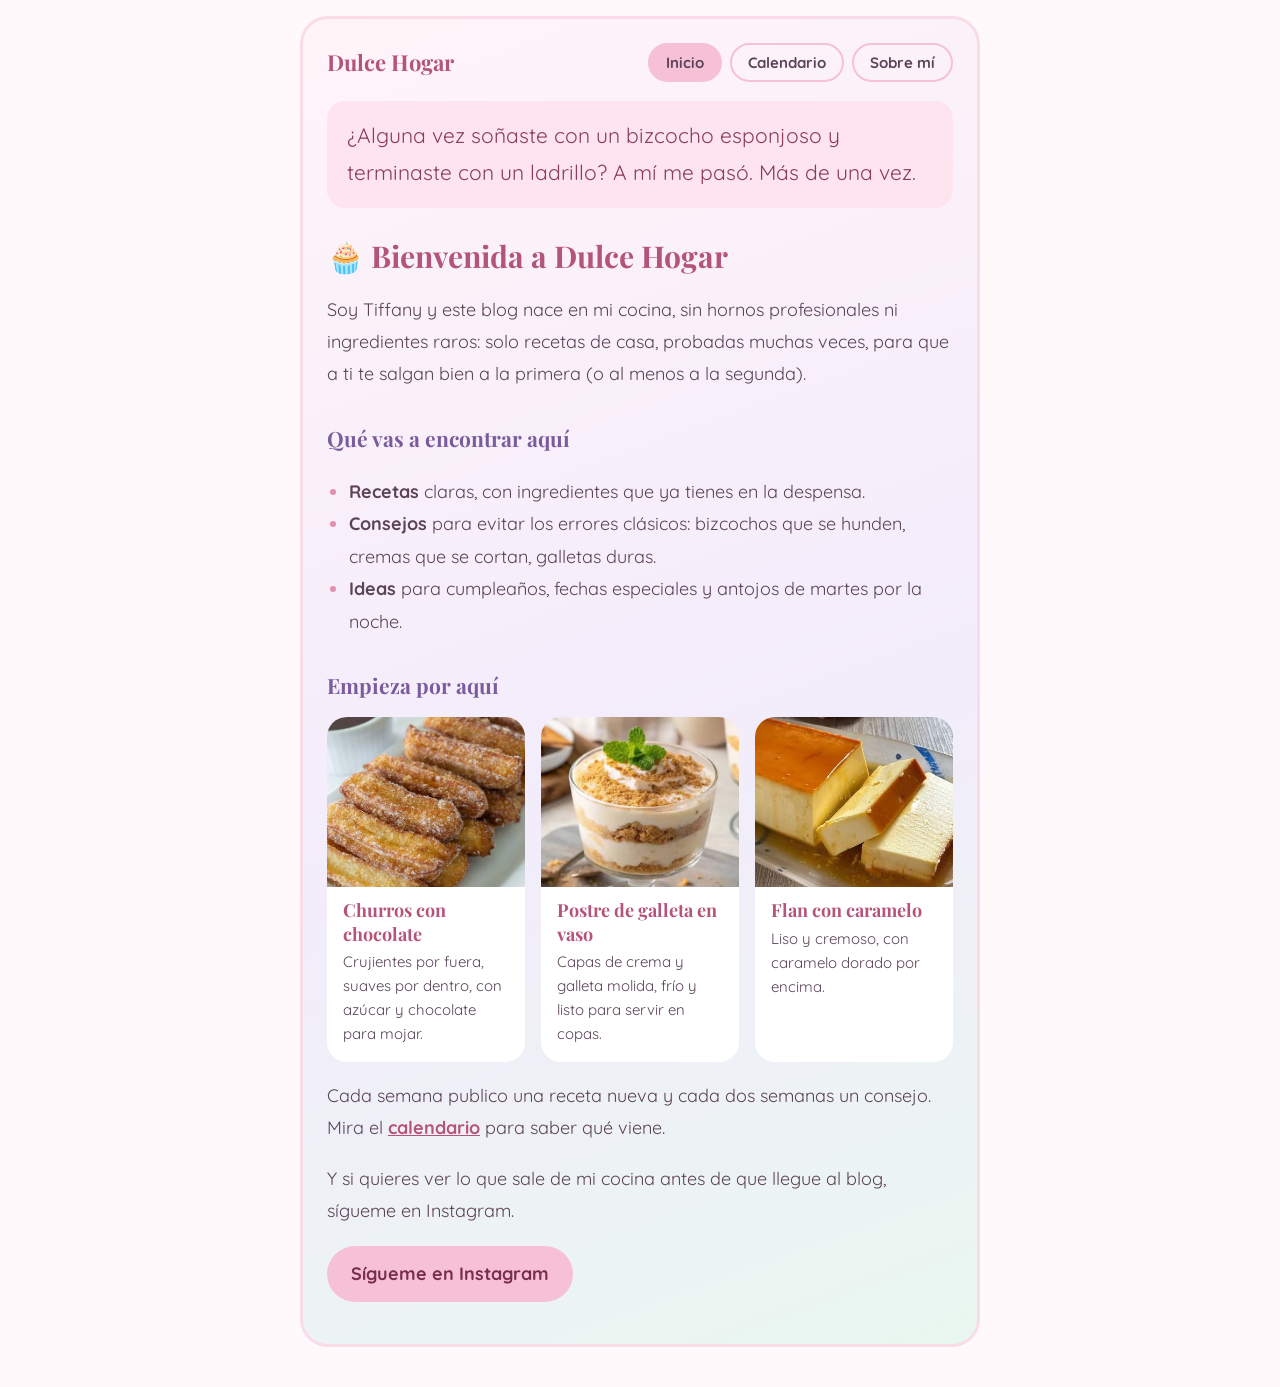
<file: dulce-hogar.html>
<!doctype html>
<html lang="es">
<head>
<meta charset="utf-8">
<meta name="viewport" content="width=device-width, initial-scale=1, viewport-fit=cover">
<title>Dulce Hogar</title>
<link rel="preconnect" href="https://fonts.googleapis.com">
<link rel="preconnect" href="https://fonts.gstatic.com" crossorigin>
<link href="https://fonts.googleapis.com/css2?family=Quicksand:wght@400;600;700&family=Playfair+Display:wght@600;700&display=swap" rel="stylesheet">
<style>
:root{--page:#fff9fb;--bg1:#fff4f8;--bg2:#f3ecfb;--bg3:#e9f7f0;--ink:#5b4457;--title:#b5547a;--sub:#7a5c9e;--lead-bg:#fde4ee;--lead-ink:#8a3d5c;--box-bg:#dff3e8;--box-ink:#3f6b57;--border:#fadce8;--pill:#f6c1d6;--pill-ink:#7a2d4d;--th:#f3d6e6;--r1:#efe7fa;--r2:#fff;--r3:#e2f4ea;--r4:#ffe9dc;--card:#fff;color-scheme:light;
--ui:Quicksand,"Trebuchet MS",sans-serif;--serif:"Playfair Display",Georgia,serif}
@media (prefers-color-scheme:dark){:root:not([data-theme="light"]){--page:#14101a;--bg1:#241824;--bg2:#1f1a2b;--bg3:#17251f;--ink:#ebdde6;--title:#f2a6c3;--sub:#c9b0ea;--lead-bg:#3a2433;--lead-ink:#f7c6d9;--box-bg:#1f3329;--box-ink:#bfe6d0;--border:#4a3042;--pill:#f6c1d6;--pill-ink:#4a1830;--th:#4a3042;--r1:#2e2540;--r2:#2a2030;--r3:#1f3329;--r4:#3a2a26;--card:#2a2030;color-scheme:dark}}
:root[data-theme="dark"]{--page:#14101a;--bg1:#241824;--bg2:#1f1a2b;--bg3:#17251f;--ink:#ebdde6;--title:#f2a6c3;--sub:#c9b0ea;--lead-bg:#3a2433;--lead-ink:#f7c6d9;--box-bg:#1f3329;--box-ink:#bfe6d0;--border:#4a3042;--pill:#f6c1d6;--pill-ink:#4a1830;--th:#4a3042;--r1:#2e2540;--r2:#2a2030;--r3:#1f3329;--r4:#3a2a26;--card:#2a2030;color-scheme:dark}
*{box-sizing:border-box}
:root{padding-top:env(safe-area-inset-top,0px);padding-bottom:env(safe-area-inset-bottom,0px)}
html{scroll-padding-top:env(safe-area-inset-top,0px)}
body{margin:0;background:var(--page);padding:16px 12px 40px}
[hidden]{display:none!important}
.dh{font-family:var(--ui);color:var(--ink);line-height:1.8;font-size:18px;max-width:680px;margin:0 auto;padding:24px;border-radius:28px;background:linear-gradient(160deg,var(--bg1) 0%,var(--bg2) 55%,var(--bg3) 100%);border:3px solid var(--border)}
.dh h2{font-family:var(--serif);font-size:30px;line-height:1.25;color:var(--title);margin:1em 0 .4em}
.dh h3{font-family:var(--serif);font-size:21px;color:var(--sub);margin:1.4em 0 .3em}
.dh a{color:var(--title);font-weight:700}
.dh a:focus-visible,.dh button:focus-visible{outline:3px solid var(--sub);outline-offset:3px}
.site{display:flex;flex-wrap:wrap;gap:8px;align-items:center;margin-bottom:8px}
.site .name{font-family:var(--serif);font-weight:700;font-size:22px;color:var(--title);margin-right:auto}
.pill{font:700 15px/1 var(--ui);padding:10px 16px;border-radius:30px;border:2px solid var(--pill);background:transparent;color:var(--pill-ink)!important;text-decoration:none;cursor:pointer}
:root:not([data-theme="light"]) .pill{color:var(--ink)!important}
.pill[aria-current="page"]{background:var(--pill);color:var(--pill-ink)!important}
.dh .lead{font-size:21px;background:var(--lead-bg);border-radius:18px;padding:16px 20px;color:var(--lead-ink);margin-top:18px}
.dh .box{background:var(--box-bg);border-radius:18px;padding:18px 22px;margin:1.4em 0;color:var(--box-ink)}
.dh ul{padding-left:22px}
.dh li::marker{color:#e48fb0}
.cards{display:grid;gap:16px;margin-top:12px}
@media(min-width:620px){.cards{grid-template-columns:repeat(3,1fr)}}
.card{background:var(--card);border-radius:20px;overflow:hidden}
.card img{display:block;width:100%;height:170px;object-fit:cover}
.card div{padding:12px 16px 16px;font-size:15px;line-height:1.6}
.card b{display:block;font-family:var(--serif);font-size:18px;color:var(--title);line-height:1.3;margin-bottom:4px}
.dh table{width:100%;border-collapse:separate;border-spacing:0 8px;font-size:16px}
.dh th{background:var(--th);color:var(--lead-ink);padding:10px 12px;text-align:left}
.dh th:first-child,.dh td:first-child{border-radius:14px 0 0 14px}
.dh th:last-child,.dh td:last-child{border-radius:0 14px 14px 0}
.dh td{padding:10px 12px;vertical-align:top;background:var(--r2);color:var(--ink)}
.dh tr:nth-child(odd) td{background:var(--r1)}
.dh tr:nth-child(3n) td{background:var(--r3)}
.dh tr:nth-child(4n) td{background:var(--r4)}
.dh .btn{display:inline-block;background:var(--pill);color:var(--pill-ink)!important;padding:12px 24px;border-radius:30px;text-decoration:none;font-weight:700}
</style>
</head>
<body>
<div class="dh">
<nav class="site" aria-label="Principal">
<span class="name">Dulce Hogar</span>
<a class="pill" href="#inicio" data-v="inicio">Inicio</a>
<a class="pill" href="#calendario" data-v="calendario">Calendario</a>
<a class="pill" href="#sobre-mi" data-v="sobre-mi">Sobre mí</a>
</nav>

<section id="v-inicio">
<p class="lead">¿Alguna vez soñaste con un bizcocho esponjoso y terminaste con un ladrillo? A mí me pasó. Más de una vez.</p>
<h2>🧁 Bienvenida a Dulce Hogar</h2>
<p>Soy Tiffany y este blog nace en mi cocina, sin hornos profesionales ni ingredientes raros: solo recetas de casa, probadas muchas veces, para que a ti te salgan bien a la primera (o al menos a la segunda).</p>
<h3>Qué vas a encontrar aquí</h3>
<ul>
<li><b>Recetas</b> claras, con ingredientes que ya tienes en la despensa.</li>
<li><b>Consejos</b> para evitar los errores clásicos: bizcochos que se hunden, cremas que se cortan, galletas duras.</li>
<li><b>Ideas</b> para cumpleaños, fechas especiales y antojos de martes por la noche.</li>
</ul>
<h3>Empieza por aquí</h3>
<div class="cards">
<div class="card"><img src="[data-uri]" alt="Churros con azúcar y una taza de chocolate para mojar"><div><b>Churros con chocolate</b>Crujientes por fuera, suaves por dentro, con azúcar y chocolate para mojar.</div></div>
<div class="card"><img src="[data-uri]" alt="Postre cremoso de galleta molida servido en un vaso con una hoja de menta"><div><b>Postre de galleta en vaso</b>Capas de crema y galleta molida, frío y listo para servir en copas.</div></div>
<div class="card"><img src="[data-uri]" alt="Flan cortado en porciones con caramelo dorado"><div><b>Flan con caramelo</b>Liso y cremoso, con caramelo dorado por encima.</div></div>
</div>
<p>Cada semana publico una receta nueva y cada dos semanas un consejo. Mira el <a href="#calendario">calendario</a> para saber qué viene.</p>
<p>Y si quieres ver lo que sale de mi cocina antes de que llegue al blog, sígueme en Instagram.</p>
<p><a class="btn" href="https://instagram.com/lcy.unknown" target="_blank" rel="noopener noreferrer">Sígueme en Instagram</a></p>
</section>

<section id="v-calendario" hidden>
<h2>🗓️ Calendario de publicaciones</h2>
<p>Fechas aproximadas: una receta nueva cada semana y un consejo cada dos semanas. Pueden moverse unos días.</p>
<table>
<tr><th>Fecha aprox.</th><th>Qué publico</th></tr>
<tr><td>Finales de nov. 2026</td><td>Postres para recibir la Navidad</td></tr>
<tr><td>Mediados de dic. 2026</td><td>Galletas y regalos dulces caseros</td></tr>
<tr><td>Inicio de ene. 2027</td><td>Postres ligeros para empezar el año</td></tr>
<tr><td>Principios de feb. 2027</td><td>San Valentín: postres para dos</td></tr>
<tr><td>Marzo–abril 2027</td><td>Postres tradicionales de Semana Santa</td></tr>
<tr><td>Mayo 2027</td><td>Día de las Madres: tortas y desayunos dulces</td></tr>
<tr><td>Junio 2027</td><td>Postres sin horno para el calor</td></tr>
<tr><td>Julio–agosto 2027</td><td>Ideas para cumpleaños y fiestas</td></tr>
<tr><td>Octubre 2027</td><td>Postres de otoño y Halloween</td></tr>
</table>
</section>

<section id="v-sobre-mi" hidden>
<h2>🌸 Hola, soy Tiffany Morales</h2>
<p class="lead">Me gusta hacer posters. Y ya.</p>
<p>No hay una historia más larga que esa. Si quieres ver lo que hago, estoy en Instagram: @lcy.unknown.</p>
<p><a class="btn" href="https://instagram.com/lcy.unknown" target="_blank" rel="noopener noreferrer">Ir a mi Instagram</a></p>
</section>
</div>
<script>
(function(){
var V=['inicio','calendario','sobre-mi'],T={'inicio':'Dulce Hogar','calendario':'Calendario · Dulce Hogar','sobre-mi':'Sobre mí · Dulce Hogar'};
function route(){
  var h=location.hash.slice(1);if(V.indexOf(h)<0)h='inicio';
  V.forEach(function(v){document.getElementById('v-'+v).hidden=v!==h});
  document.querySelectorAll('.pill[data-v]').forEach(function(a){if(a.dataset.v===h)a.setAttribute('aria-current','page');else a.removeAttribute('aria-current')});
  document.title=T[h];window.scrollTo(0,0);
}
addEventListener('hashchange',route);route();
})();
</script>
</body>
</html>
</file>
